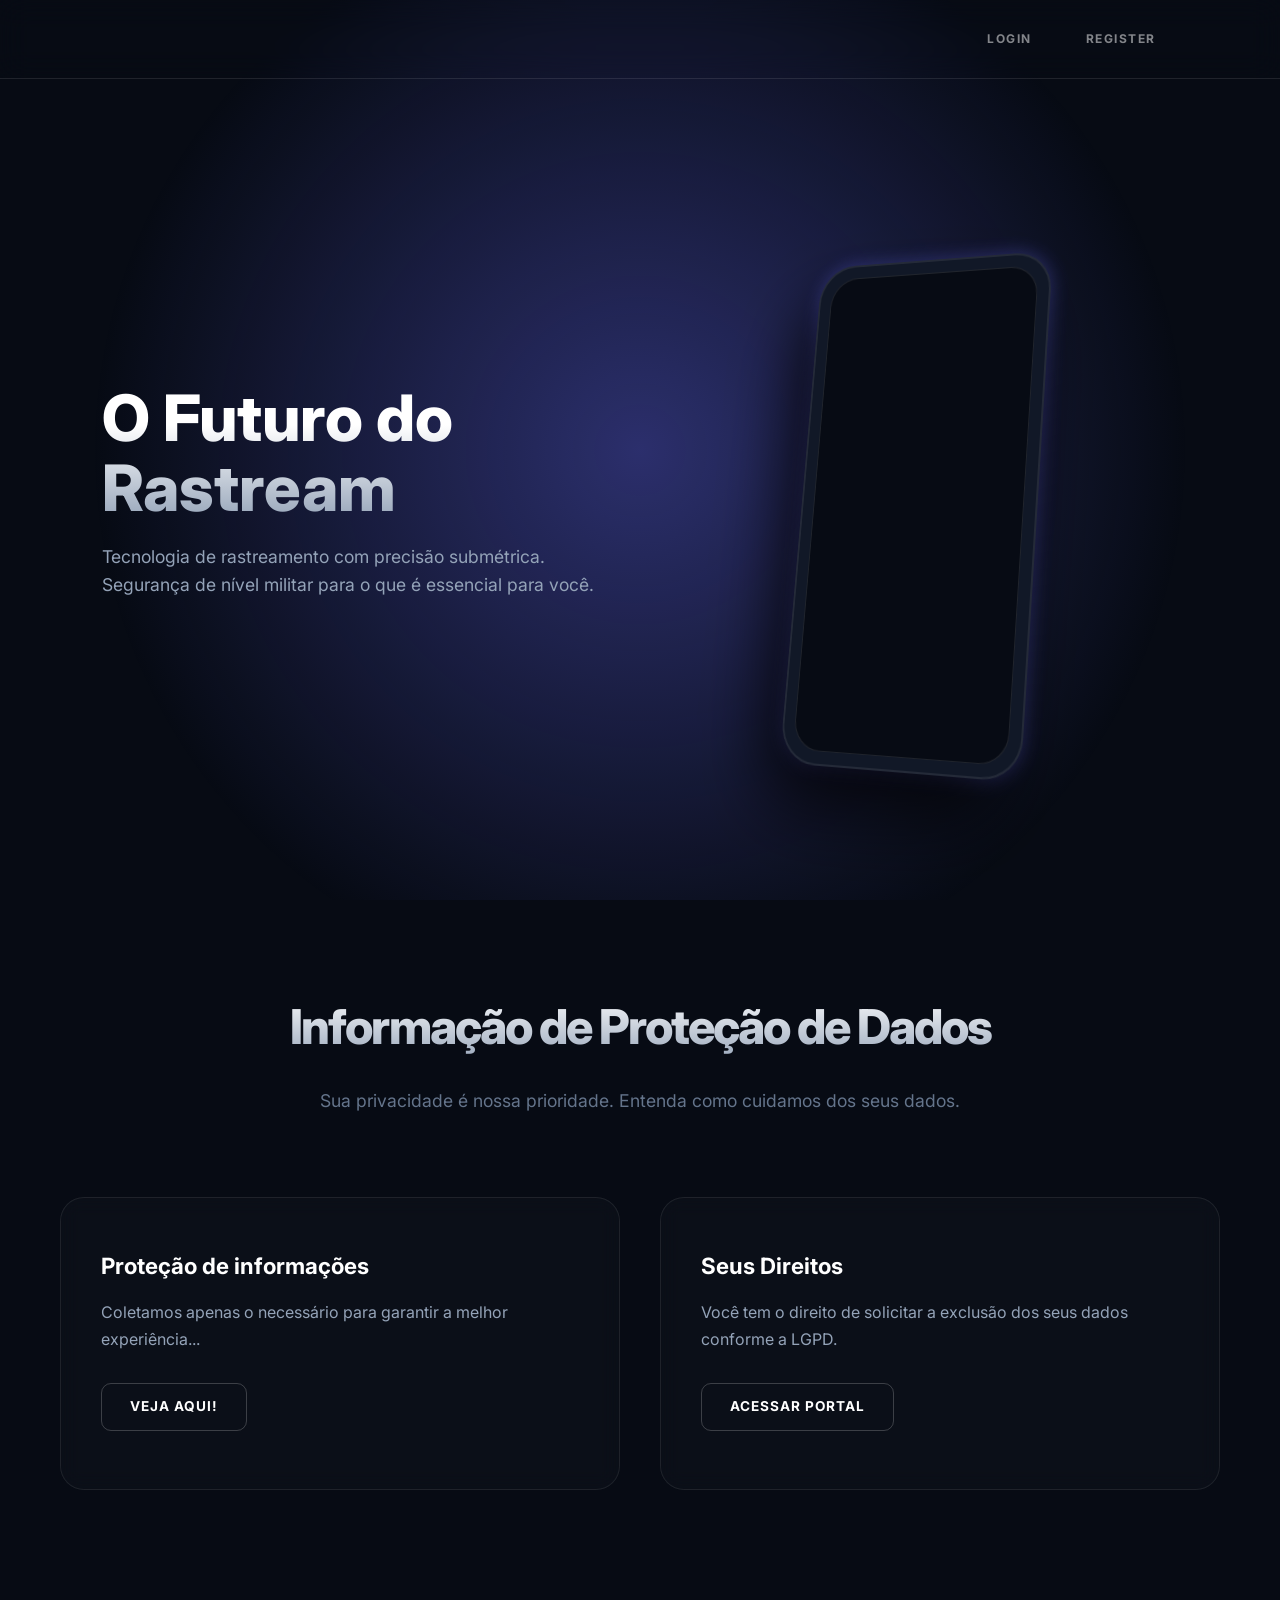
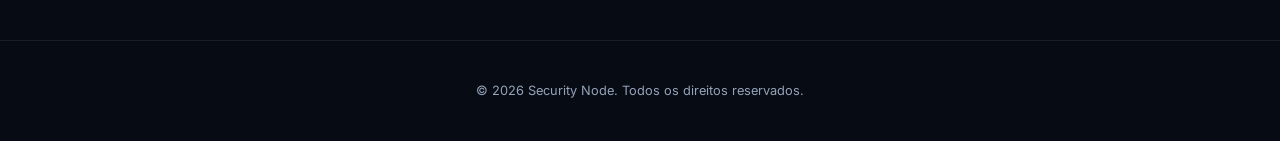
<file: html/index.html>
<!DOCTYPE html>
<html lang="pt-br">
<head>
    <meta charset="UTF-8">
    <meta name="viewport" content="width=device-width, initial-scale=1.0">
    <title>Home</title>
    <link href="https://fonts.googleapis.com/css2?family=Inter:wght@300;400;600;800&display=swap" rel="stylesheet">
    <link rel="stylesheet" href="/css/style.css">
</head>
<body>
    <div class="bg-glow" id="glow"></div>

    <header class="navbar">
        <div class="logo"></div>
        <nav>
    <a href="/html/login.html" class="nav-login">Login</a>
    <a href="/html/register.html" class="btn-signup-nav">Register</a>
        </nav>
        
</div>
    </header>


    <main>
        <section class="hero">
            <div class="hero-container">
                <div class="hero-content reveal">
                    <h1>O Futuro do <br><span id="typewriter"></span></h1>
                    <p>
                        Tecnologia de rastreamento com precisão submétrica. Segurança de nível militar para o que é essencial para você.
                    </p>
                </div>

                <div class="hero-visual reveal" style="transition-delay: 0.3s;">
                    <div class="phone-wrapper">
                        <div class="phone-case" id="phone">
                            <div class="phone-screen">
                                <div class="phone-ui">
                                    <div class="ui-header"></div>
                                    <div class="ui-chart">
                                        <div class="line"></div>
                                        <div class="line"></div>
                                        <div class="line"></div>
                                    </div>
                                </div>

                                <div class="location-pulse">
                                    <div class="pin"></div>
                                    <div class="ring"></div>
                                    <div class="ring"></div>
                                </div>
                            </div>
                        </div>
                    </div>
                </div>
            </div>
        </section>

        <section class="data-protection-container reveal">
            <div class="set-information">
                <h1>Informação de Proteção de Dados</h1>
                <p class="subtitle">Sua privacidade é nossa prioridade. Entenda como cuidamos dos seus dados.</p>
            </div>
        
            <div class="content-grid">
                <article>
                    <h3>Proteção de informações</h3>
                    <p>Coletamos apenas o necessário para garantir a melhor experiência...</p>
                    <a href="information.html" class="btn-primary">Veja aqui!</a>
                    </article>
                
                <article>
                    <h3>Seus Direitos</h3>
                    <p>Você tem o direito de solicitar a exclusão dos seus dados conforme a LGPD.</p>
                    <a href="portal.html" class="btn-primary">Acessar Portal</a>
                </article>
            </div>
        </section>
            
        </section>
    </main>

    <footer>
        <p>&copy; 2026 Security Node. Todos os direitos reservados.</p>
    </footer>

    <script>
        const glow = document.getElementById('glow');
        const phone = document.getElementById('phone');

        document.addEventListener('mousemove', (e) => {
            const { clientX, clientY } = e;
            const x = (clientX / window.innerWidth) * 100;
            const y = (clientY / window.innerHeight) * 100;
            
            glow.style.background = `radial-gradient(circle at ${x}% ${y}%, var(--primary-glow) 0%, transparent 70%)`;

            if(phone) {
                const centerX = window.innerWidth / 2;
                const centerY = window.innerHeight / 2;
                const rotateX = (clientY - centerY) / 30;
                const rotateY = (clientX - centerX) / -30;

                phone.style.transform = `rotateX(${rotateX}deg) rotateY(${-25 + rotateY}deg)`;
            }
        });


        const words = ["Rastreamento.", "Desenvolvimento.", "Monitoramento.", "Controle."];
        let wordIdx = 0, charIdx = 0, isDeleting = false;

        function type() {
            const current = words[wordIdx];
            const typewriterEl = document.getElementById('typewriter');
            
            if (isDeleting) {
                typewriterEl.textContent = current.substring(0, charIdx--);
            } else {
                typewriterEl.textContent = current.substring(0, charIdx++);
            }

            let typeSpeed = isDeleting ? 70 : 150;

            if (!isDeleting && charIdx === current.length + 1) {
                isDeleting = true;
                typeSpeed = 2000;
            } else if (isDeleting && charIdx === 0) {
                isDeleting = false;
                wordIdx = (wordIdx + 1) % words.length;
                typeSpeed = 500;
            }
            setTimeout(type, typeSpeed);
        }

        const observer = new IntersectionObserver((entries) => {
            entries.forEach(entry => {
                if (entry.isIntersecting) entry.target.classList.add('active');
            });
        }, { threshold: 0.1 });

        window.onload = () => {
            type();
            document.querySelectorAll('.reveal').forEach(el => observer.observe(el));
        };

        const otherTrigger = document.getElementById('other-trigger');
        const sidePanel = document.getElementById('side-panel');
        const closePanel = document.getElementById('close-panel');

        otherTrigger.addEventListener('click', (e) => {
            e.preventDefault();
            sidePanel.classList.add('active');
        });

        closePanel.addEventListener('click', () => {
            sidePanel.classList.remove('active');
        });

        document.addEventListener('mousedown', (e) => {
            if (!sidePanel.contains(e.target) && !otherTrigger.contains(e.target)) {
                sidePanel.classList.remove('active');
            }
        });
        
    </script>
</body>
</html>
</file>
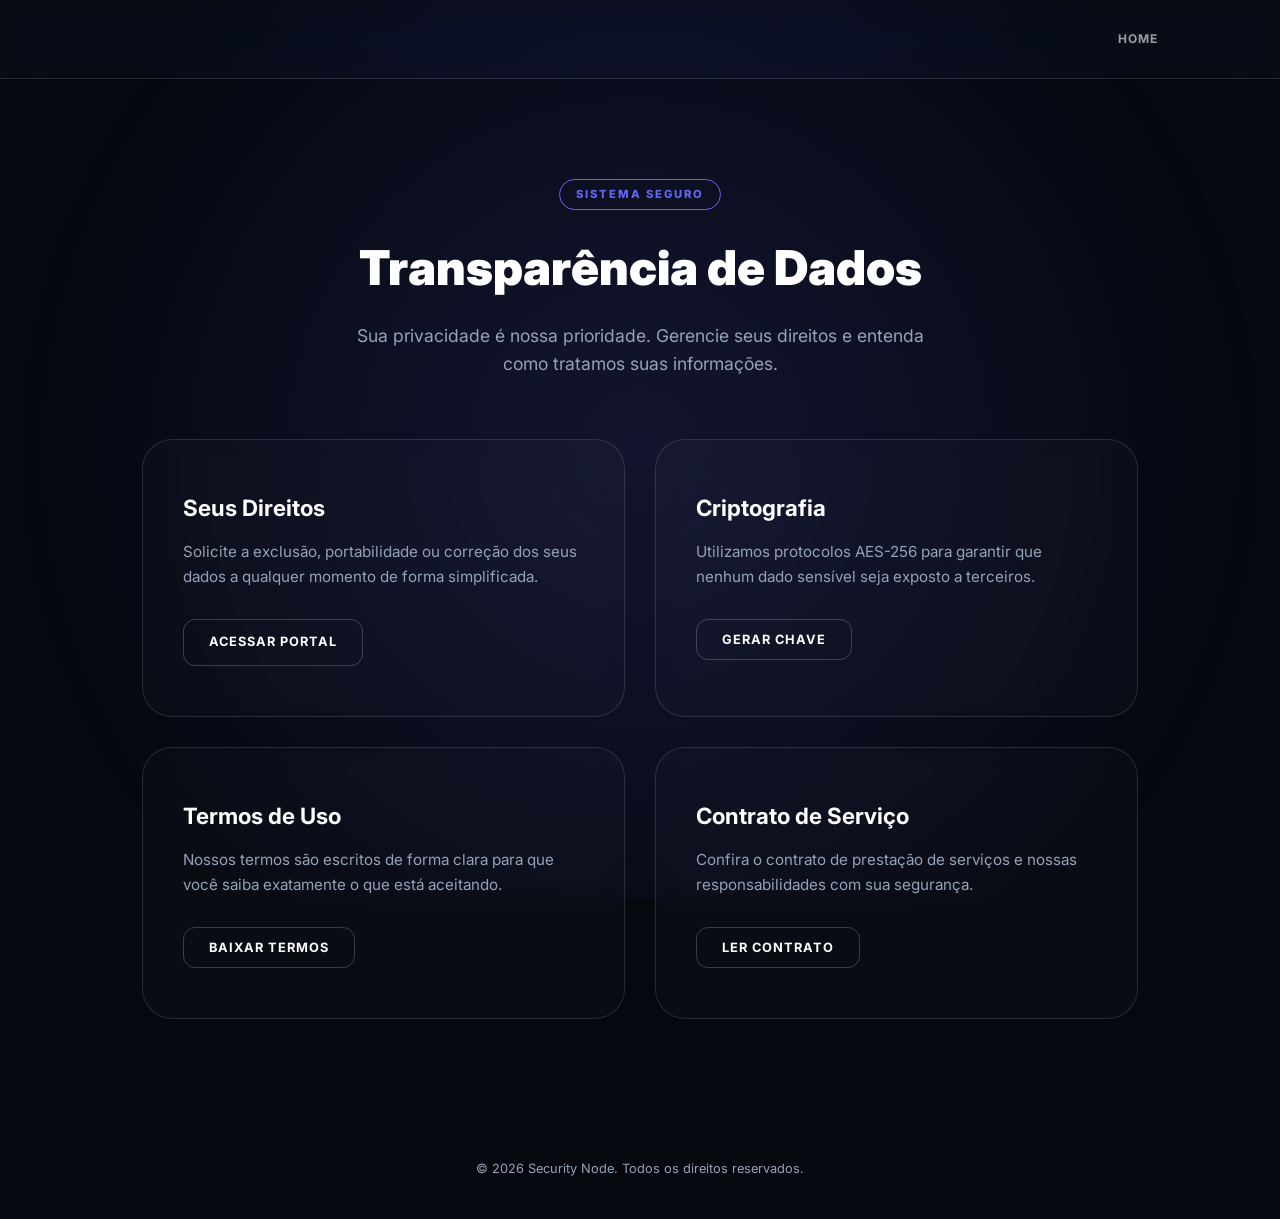
<file: html/information.html>
<!DOCTYPE html>
<html lang="pt-br">
<head>
    <meta charset="UTF-8">
    <meta name="viewport" content="width=device-width, initial-scale=1.0">
    <title>Portal Tech - Transparência</title>
    <link href="https://fonts.googleapis.com/css2?family=Inter:wght@400;600;700;900&display=swap" rel="stylesheet">
    <link rel="stylesheet" href="/css/information.css">
    
    <style>
        /* Apenas o CSS necessário para o Toast (notificação) funcionar */
        #toast-container {
            position: fixed;
            bottom: 30px;
            right: 30px;
            z-index: 9999;
            display: flex;
            flex-direction: column;
            gap: 10px;
        }

        .toast {
            background: rgba(255, 255, 255, 0.1);
            backdrop-filter: blur(15px);
            -webkit-backdrop-filter: blur(15px);
            color: #fff;
            padding: 16px 24px;
            border-radius: 12px;
            border: 1px solid rgba(255, 255, 255, 0.2);
            font-weight: 600;
            font-size: 0.9rem;
            box-shadow: 0 8px 32px rgba(0, 0, 0, 0.3);
            display: flex;
            align-items: center;
            gap: 12px;
            opacity: 0;
            animation: slideIn 0.4s cubic-bezier(0.23, 1, 0.32, 1) forwards;
        }

        @keyframes slideIn {
            from { transform: translateX(100%); opacity: 0; }
            to { transform: translateX(0); opacity: 1; }
        }
    </style>
</head>
<body>

    <div class="bg-glow"></div>
    <div id="toast-container"></div>

    <header class="navbar">
        <nav>
            <a href="/html/index.html">Home</a>
        </nav>
    </header>

    <main class="info-portal reveal">
        <div class="portal-header">
            <span class="badge">SISTEMA SEGURO</span>
            <h1>Transparência de Dados</h1>
            <p>Sua privacidade é nossa prioridade. Gerencie seus direitos e entenda como tratamos suas informações.</p>
        </div>

        <div class="info-grid">
            <article class="info-card">
                <h3>Seus Direitos</h3>
                <p>Solicite a exclusão, portabilidade ou correção dos seus dados a qualquer momento de forma simplificada.</p>
                <a href="portal.html" class="btn-primary">Acessar Portal</a>
            </article>

            <article class="info-card">
                <h3>Criptografia</h3>
                <p>Utilizamos protocolos AES-256 para garantir que nenhum dado sensível seja exposto a terceiros.</p>
                <button onclick="gerarChaveCripto()" class="btn-primary">Gerar Chave</button>
            </article>

            <article class="info-card">
                <h3>Termos de Uso</h3>
                <p>Nossos termos são escritos de forma clara para que você saiba exatamente o que está aceitando.</p>
                <button onclick="baixarTermos()" class="btn-primary">Baixar Termos</button>
            </article>

            <article class="info-card">
                <h3>Contrato de Serviço</h3>
                <p>Confira o contrato de prestação de serviços e nossas responsabilidades com sua segurança.</p>
                <button onclick="baixarContrato()" class="btn-primary">Ler Contrato</button>
            </article>
        </div>
    </main>

    <footer>
        <p>&copy; 2026 Security Node. Todos os direitos reservados.</p>
    </footer>
    
    <script>
        function showToast(message) {
            const container = document.getElementById('toast-container');
            const toast = document.createElement('div');
            toast.className = 'toast';
            toast.innerText = message;
            container.appendChild(toast);
            
            setTimeout(() => { 
                toast.style.opacity = '0'; 
                toast.style.transform = 'translateX(20px)';
                setTimeout(() => toast.remove(), 500); 
            }, 3000);
        }

        function gerarChaveCripto() {
            const randomKey = Array.from(window.crypto.getRandomValues(new Uint8Array(16)), b => b.toString(16).padStart(2, '0')).join('');
            alert("SUA CHAVE DE ACESSO GERADA:\n" + randomKey.toUpperCase());
            showToast("Chave AES-256 gerada!");
        }

        function baixarTermos() {
            const termos = "TERMOS DE USO -1. Dados criptografados.\n2. LGPD Compliance.";
            downloadFile(termos, "termos-techdata.txt");
            showToast("Termos baixados!");
        }

        function baixarContrato() {
            const contrato = "CONTRATO DE SERVIÇOS DIGITAIS\n\nCompromisso de segurança.";
            downloadFile(contrato, "contrato-servico.txt");
            showToast("Contrato baixado!");
        }

        function downloadFile(content, fileName) {
            const blob = new Blob([content], { type: 'text/plain' });
            const url = window.URL.createObjectURL(blob);
            const a = document.createElement('a');
            a.href = url;
            a.download = fileName;
            document.body.appendChild(a);
            a.click();
            document.body.removeChild(a);
            window.URL.revokeObjectURL(url);
        }
    </script>
</body>
</html>
</file>
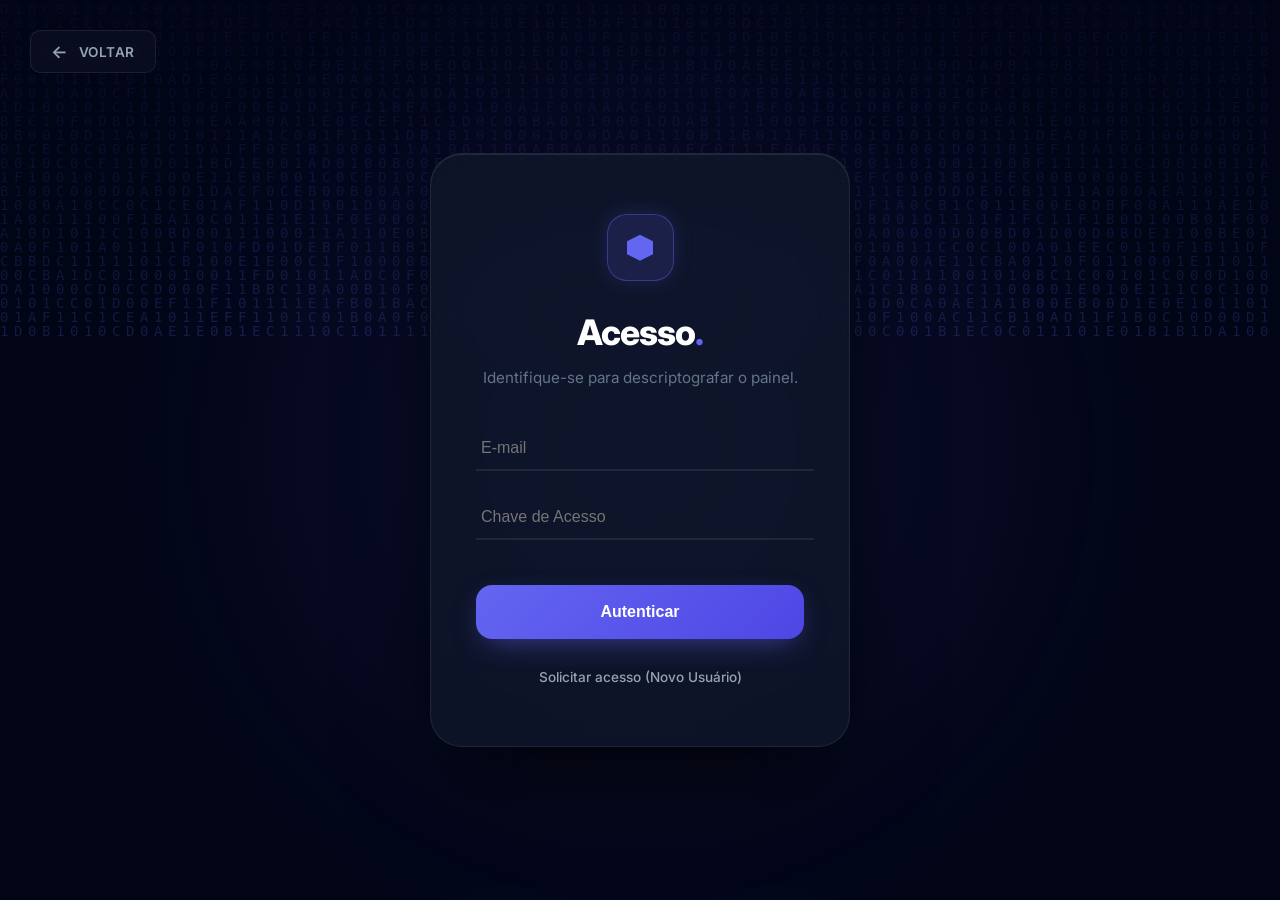
<file: html/login.html>
<!DOCTYPE html>
<html lang="pt-br">
<head>
    <meta charset="UTF-8">
    <meta name="viewport" content="width=device-width, initial-scale=1.0">
    <title>Login</title>
    <link href="https://fonts.googleapis.com/css2?family=Inter:wght@300;400;600;800&display=swap" rel="stylesheet">
    <link rel="stylesheet" href="/css/login.css">
</head>
<body>
    <a href="/html/index.html" class="btn-back">
        <span class="arrow">←</span> Voltar
    </a>
    <div class="bg-glow"></div>
    <canvas id="data-bg"></canvas>

    <div class="auth-container">
        <div class="auth-card">
            <div class="security-badge">
                <div class="shield-icon"></div>
            </div>
            
            <h2>Acesso<span>.</span></h2>
            <p>Identifique-se para descriptografar o painel.</p>
            
            <form onsubmit="handleLogin(event)">
                <div class="input-group">
                    <input type="email" id="email" placeholder="E-mail" required>
                    <div class="input-line"></div>
                </div>
                
                <div class="input-group">
                    <input type="password" id="password" placeholder="Chave de Acesso" required>
                    <div class="input-line"></div>
                </div>
                
                <button type="submit" class="btn-main">Autenticar</button>
            </form>
            
            <div class="auth-footer">
                <a href="cadastro.html" class="toggle-link">Solicitar acesso (Novo Usuário)</a>
            </div>
        </div>
    </div>

    <script>
        const canvas = document.getElementById('data-bg');
        const ctx = canvas.getContext('2d');
        canvas.width = window.innerWidth;
        canvas.height = window.innerHeight;
        const letters = "0101010101ABCDEF";
        const fontSize = 14;
        const columns = canvas.width / fontSize;
        const drops = Array(Math.floor(columns)).fill(1);

        function draw() {
            ctx.fillStyle = "rgba(2, 6, 23, 0.05)";
            ctx.fillRect(0, 0, canvas.width, canvas.height);
            ctx.fillStyle = "#6366f1";
            ctx.font = fontSize + "px monospace";
            for (let i = 0; i < drops.length; i++) {
                const text = letters[Math.floor(Math.random() * letters.length)];
                ctx.fillText(text, i * fontSize, drops[i] * fontSize);
                if (drops[i] * fontSize > canvas.height && Math.random() > 0.975) drops[i] = 0;
                drops[i]++;
            }
        }
        setInterval(draw, 50);

        function handleLogin(e) {
            e.preventDefault();
            const card = document.querySelector('.auth-card');
            card.style.transform = "scale(0.95)";
            card.style.opacity = "0.5";
            
            setTimeout(() => {
                alert('Acesso autorizado. Bem-vindo, Agente.');
                window.location.href = 'index.html';
            }, 800);
        }
    </script>
</body>
</html>
</file>
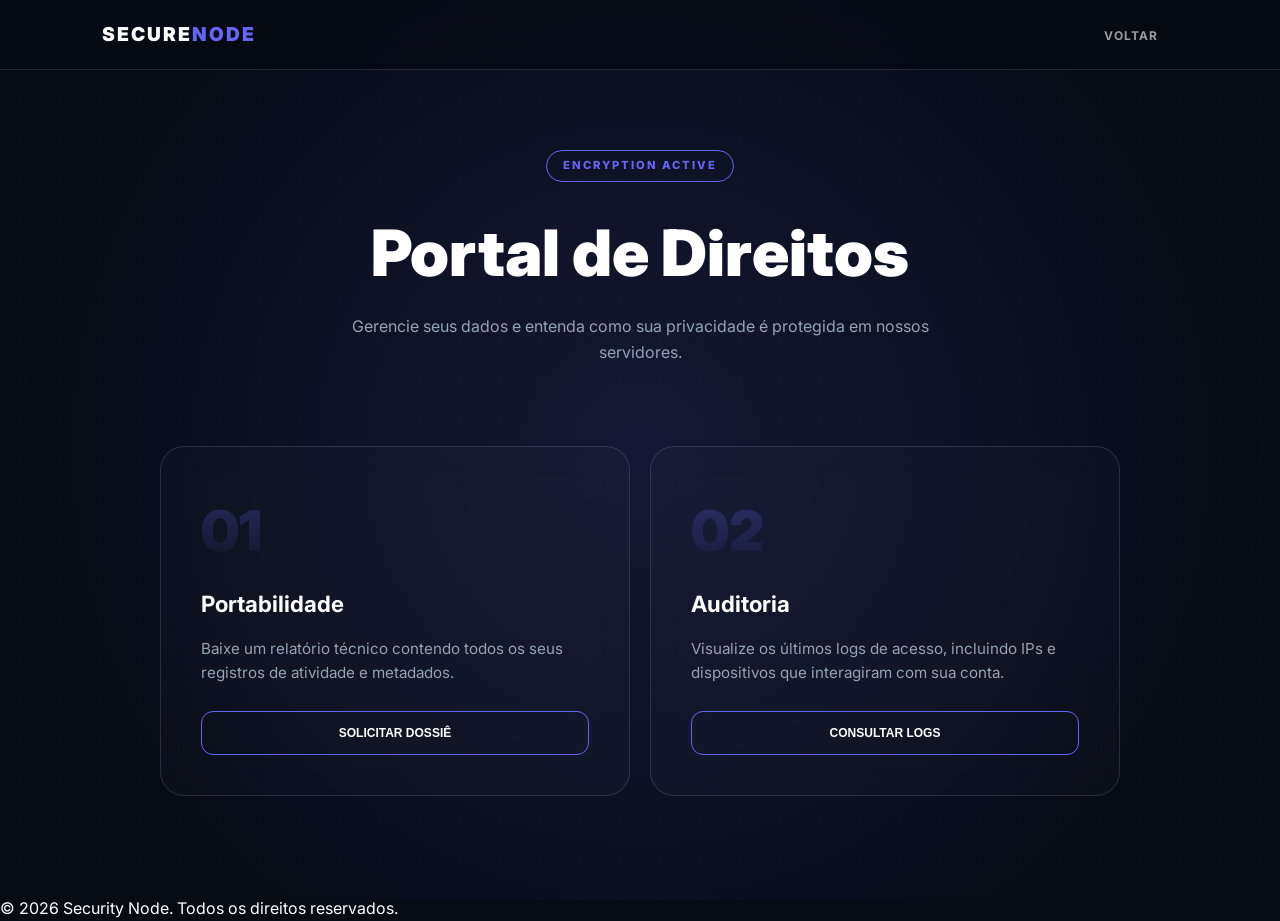
<file: html/portal.html>
<!DOCTYPE html>
<html lang="pt-br">
<head>
    <meta charset="UTF-8">
    <meta name="viewport" content="width=device-width, initial-scale=1.0">
    <title>Interface de Privacidade | Segurança de Dados</title>
    <link href="https://fonts.googleapis.com/css2?family=Inter:wght@400;600;700;900&display=swap" rel="stylesheet">
    <style>
        :root {
            --primary: #6366f1;
            --primary-glow: rgba(99, 102, 241, 0.4);
            --dark: #070b14;
            --glass-border: rgba(255, 255, 255, 0.12);
            --text-muted: #94a3b8;
        }

        * { margin: 0; padding: 0; box-sizing: border-box; }

        body { 
            font-family: 'Inter', sans-serif; 
            background-color: var(--dark); 
            color: #ffffff; 
            overflow-x: hidden;
            line-height: 1.6;
        }

        /* Fundo com Grade Técnica */
        .bg-glow {
            position: fixed; top: 0; left: 0; width: 100%; height: 100%;
            background: 
                radial-gradient(circle at 50% 50%, rgba(99, 102, 241, 0.15) 0%, transparent 80%),
                radial-gradient(rgba(255,255,255,0.03) 1px, transparent 1px);
            background-size: 100% 100%, 40px 40px;
            pointer-events: none; z-index: -1;
        }

        /* Navbar Glassmorphism */
        .navbar { 
            display: flex; justify-content: space-between; align-items: center;
            padding: 1.2rem 8%; position: sticky; top: 0; z-index: 1000;
            background: rgba(7, 11, 20, 0.7);
            backdrop-filter: blur(20px);
            border-bottom: 1px solid var(--glass-border);
        }

        .logo { font-size: 1.2rem; font-weight: 900; letter-spacing: 2px; text-transform: uppercase; }
        .logo span { color: var(--primary); }

        nav a {
            color: rgba(255, 255, 255, 0.6);
            text-decoration: none; font-size: 0.75rem; font-weight: 700;
            letter-spacing: 1px; padding: 10px 20px; text-transform: uppercase;
            transition: 0.4s; border-radius: 50px;
        }
        nav a:hover { color: #fff; background: rgba(255, 255, 255, 0.05); }

        /* Cabeçalho */
        .portal-header { text-align: center; padding: 80px 8% 40px; }
        .badge {
            display: inline-block; padding: 6px 16px; border: 1px solid var(--primary);
            color: var(--primary); border-radius: 50px; font-size: 0.7rem;
            font-weight: 800; margin-bottom: 20px; letter-spacing: 2px;
        }
        h1 { font-size: clamp(2.5rem, 6vw, 4rem); font-weight: 900; margin-bottom: 10px; }
        .portal-header p { color: var(--text-muted); max-width: 600px; margin: 0 auto; }

        /* Container de Direitos */
        .rights-section { max-width: 1000px; margin: 40px auto 100px; padding: 0 20px; }
        .rights-container { display: grid; grid-template-columns: repeat(auto-fit, minmax(300px, 1fr)); gap: 20px; }

        .right-item {
            background: rgba(255, 255, 255, 0.02);
            border: 1px solid var(--glass-border);
            backdrop-filter: blur(15px);
            padding: 40px; border-radius: 24px;
            transition: all 0.4s cubic-bezier(0.23, 1, 0.32, 1);
            position: relative; overflow: hidden;
        }

        .right-item:hover {
            border-color: var(--primary);
            background: rgba(99, 102, 241, 0.05);
            transform: translateY(-10px);
        }

        .right-number {
            font-size: 3.5rem; font-weight: 900;
            background: linear-gradient(180deg, var(--primary) 0%, transparent 100%);
            -webkit-background-clip: text; -webkit-text-fill-color: transparent;
            opacity: 0.3; margin-bottom: 10px;
        }

        .right-content h3 { font-size: 1.4rem; margin-bottom: 15px; }
        .right-content p { color: var(--text-muted); font-size: 0.95rem; margin-bottom: 25px; }

        /* Botões */
        .btn-primary {
            width: 100%; background: transparent; border: 1px solid var(--primary);
            color: #fff; padding: 14px; border-radius: 12px; font-weight: 700;
            cursor: pointer; transition: 0.3s; text-transform: uppercase; font-size: 0.75rem;
        }
        .btn-primary:hover {
            background: var(--primary);
            box-shadow: 0 0 20px var(--primary-glow);
        }

        /* Notificações (Toast) */
        #toast {
            position: fixed; bottom: 30px; left: 50%; transform: translateX(-50%) translateY(100px);
            background: #fff; color: #000; padding: 12px 30px; border-radius: 50px;
            font-weight: 700; font-size: 0.85rem; opacity: 0; transition: 0.4s; z-index: 2000;
        }
        #toast.show { transform: translateX(-50%) translateY(0); opacity: 1; }

        .reveal { animation: fadeIn 1.2s ease forwards; }
        @keyframes fadeIn { from { opacity: 0; transform: translateY(30px); } to { opacity: 1; transform: translateY(0); } }
    </style>
</head>
<body>

    <div class="bg-glow"></div>
    <div id="toast">Operação realizada com sucesso.</div>

    <header class="navbar">
        <div class="logo">SECURE<span>NODE</span></div>
        <nav><a href="index.html">Voltar</a></nav>
    </header>

    <main class="reveal">
        <section class="portal-header">
            <span class="badge">ENCRYPTION ACTIVE</span>
            <h1>Portal de Direitos</h1>
            <p>Gerencie seus dados e entenda como sua privacidade é protegida em nossos servidores.</p>
        </section>

        <section class="rights-section">
            <div class="rights-container">
                
                <article class="right-item">
                    <div class="right-number">01</div>
                    <div class="right-content">
                        <h3>Portabilidade</h3>
                        <p>Baixe um relatório técnico contendo todos os seus registros de atividade e metadados.</p>
                        <button class="btn-primary" onclick="executarDownload()">Solicitar Dossiê</button>
                    </div>
                </article>

                <article class="right-item">
                    <div class="right-number">02</div>
                    <div class="right-content">
                        <h3>Auditoria</h3>
                        <p>Visualize os últimos logs de acesso, incluindo IPs e dispositivos que interagiram com sua conta.</p>
                        <button class="btn-primary" onclick="mostrarLogs()">Consultar Logs</button>
                    </div>
                </article>

            </div>
        </section>
    </main>

    <footer>
        <p>&copy; 2026 Security Node. Todos os direitos reservados.</p>
    </footer>

    <script>
        async function executarDownload() {
            const btn = event.target;
            btn.innerText = "PROCESSANDO...";
            
            // Simulação de tempo de compilação
            await new Promise(r => setTimeout(r, 1500));

            const data = `
--------------------------------------------------
RELATÓRIO TÉCNICO DE PRIVACIDADE
--------------------------------------------------
ID: ${Math.random().toString(36).substr(2, 9).toUpperCase()}
DATA: ${new Date().toLocaleString()}
STATUS: CRIPTOGRAFADO (AES-256)
--------------------------------------------------
Logs de Acesso: Verificados
Finalidade: Transparência LGPD
--------------------------------------------------`.trim();

            const blob = new Blob([data], { type: 'text/plain' });
            const url = URL.createObjectURL(blob);
            const a = document.createElement('a');
            a.href = url;
            a.download = "relatorio-privacidade.txt";
            a.click();
            
            btn.innerText = "SOLICITAR DOSSIÊ";
            showToast("Relatório gerado com sucesso.");
        }

        function mostrarLogs() {
            alert("LOGS DE ACESSO (24h):\n- IP: 187.45.12.XXX (Sessão Ativa)\n- Device: Browser/Desktop\n- Protocolo: HTTPS/TLS 1.3");
            showToast("Logs de auditoria consultados.");
        }

        function revogarDados() {
            if(confirm("Deseja revogar o consentimento de processamento?")) {
                showToast("Solicitação de revogação enviada.");
            }
        }

        function showToast(msg) {
            const toast = document.getElementById('toast');
            toast.innerText = msg;
            toast.classList.add('show');
            setTimeout(() => toast.classList.remove('show'), 3000);
        }
    </script>
</body>
</html>
</file>
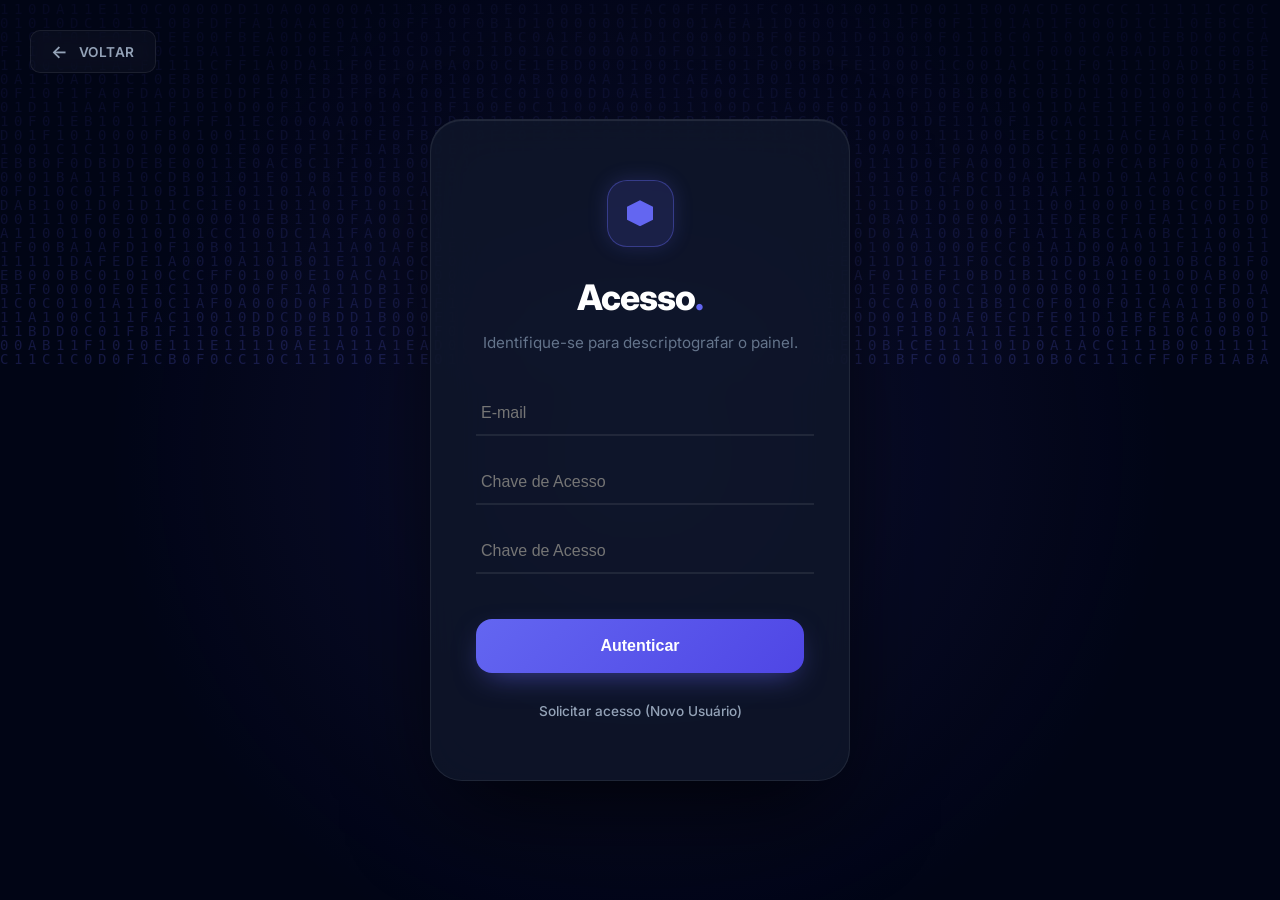
<file: html/register.html>
<!DOCTYPE html>
<html lang="pt-br">
<head>
    <meta charset="UTF-8">
    <meta name="viewport" content="width=device-width, initial-scale=1.0">
    <title>Register</title>
    <link href="https://fonts.googleapis.com/css2?family=Inter:wght@300;400;600;800&display=swap" rel="stylesheet">
    <link rel="stylesheet" href="/css/register.css">
</head>
<body>
     <a href="/html/index.html" class="btn-back">
        <span class="arrow">←</span> Voltar
    </a>

    <div class="bg-glow"></div>
    <canvas id="data-bg"></canvas>

    <div class="auth-container">
        <div class="auth-card">
            <div class="security-badge">
                <div class="shield-icon"></div>
            </div>
            
            <h2>Acesso<span>.</span></h2>
            <p>Identifique-se para descriptografar o painel.</p>
            
            <form onsubmit="handleLogin(event)">
                <div class="input-group">
                    <input type="nome" id="name" placeholder="E-mail" required>
                    <div class="input-line"></div>
                </div>
                
                <div class="input-group">
                    <input type="email" id="email" placeholder="Chave de Acesso" required>
                    <div class="input-line"></div>
                </div>
                
                <div class="input-group">
                    <input type="senha" id="password" placeholder="Chave de Acesso" required>
                    <div class="input-line"></div>
                </div>
                
                <button type="submit" class="btn-main">Autenticar</button>
            </form>
            
            <div class="auth-footer">
                <a href="cadastro.html" class="toggle-link">Solicitar acesso (Novo Usuário)</a>
            </div>
        </div>
    </div>

    

    <script>
        // Cadastro
        const canvas = document.getElementById('data-bg');
        const ctx = canvas.getContext('2d');
        canvas.width = window.innerWidth;
        canvas.height = window.innerHeight;
        const letters = "0101010101ABCDEF";
        const fontSize = 14;
        const columns = canvas.width / fontSize;
        const drops = Array(Math.floor(columns)).fill(1);

        function draw() {
            ctx.fillStyle = "rgba(2, 6, 23, 0.05)";
            ctx.fillRect(0, 0, canvas.width, canvas.height);
            ctx.fillStyle = "#6366f1";
            ctx.font = fontSize + "px monospace";
            for (let i = 0; i < drops.length; i++) {
                const text = letters[Math.floor(Math.random() * letters.length)];
                ctx.fillText(text, i * fontSize, drops[i] * fontSize);
                if (drops[i] * fontSize > canvas.height && Math.random() > 0.975) drops[i] = 0;
                drops[i]++;
            }
        }
        setInterval(draw, 50);

        // Lógica de Login Simulada
        function handleLogin(e) {
            e.preventDefault();
            const card = document.querySelector('.auth-card');
            card.style.transform = "scale(0.95)";
            card.style.opacity = "0.5";
            
            setTimeout(() => {
                alert('Acesso autorizado. Bem-vindo, Agente.');
                window.location.href = 'index.html';
            }, 800);
        }
    </script>
</body>
</html>
</file>
<file: css/style.css>
:root {
    --primary: #6366f1;
    --primary-glow: rgba(99, 102, 241, 0.4);
    --dark: #070b14;
    --card-bg: rgba(255, 255, 255, 0.03);
    --border: rgba(255, 255, 255, 0.08);
    --text-muted: #94a3b8;
}

* { margin: 0; padding: 0; box-sizing: border-box; scroll-behavior: smooth; }

body { 
    font-family: 'Inter', sans-serif; 
    background-color: var(--dark); 
    color: #ffffff; 
    overflow-x: hidden;
    line-height: 1.6;
}

.bg-glow {
    position: fixed; top: 0; left: 0; width: 100%; height: 100%;
    background: radial-gradient(circle at center, var(--primary-glow) 0%, transparent 70%);
    pointer-events: none; z-index: -1;
    transition: background 0.2s ease;
}

:root {
    --primary: #6366f1;
    --dark: #070b14; /* A cor do seu fundo */
    --glass-border: rgba(255, 255, 255, 0.1);
}

/* Navbar integrada ao fundo */
.navbar { 
    display: flex; 
    justify-content: space-between; 
    align-items: center;
    padding: 1.2rem 8%; 
    position: sticky; 
    top: 0; 
    z-index: 1000;
    /* Removemos a cor e deixamos apenas o blur passar */
    background: transparent; 
    backdrop-filter: blur(15px);
    border-bottom: 1px solid var(--glass-border);
}

nav { 
    display: flex; 
    align-items: center; 
    gap: 10px;
    margin-left: auto; 
}

/* Links "Invisíveis" que surgem com luz */
nav a {
    position: relative;
    color: rgba(255, 255, 255, 0.5); /* Texto discreto */
    text-decoration: none;
    font-size: 0.75rem;
    font-weight: 700;
    letter-spacing: 1.5px;
    padding: 10px 22px;
    text-transform: uppercase;
    transition: all 0.4s ease;
    border-radius: 8px;
    background: transparent; /* Cor igual ao fundo */
}

/* Hover: Apenas luz e texto branco */
nav a:hover {
    color: #ffffff;
    background: rgba(255, 255, 255, 0.05); /* Brilho quase imperceptível */
    box-shadow: inset 0 0 0 1px rgba(255, 255, 255, 0.2); /* Borda interna fina */
}

/* Outros/Other: Destaque sutil com borda branca */
#other-trigger {
    color: #ffffff;
    border: 1px solid rgba(255, 255, 255, 0.2);
}

#other-trigger:hover {
    background: #ffffff;
    color: var(--dark); /* Inverte para preto para ler melhor no branco */
    box-shadow: 0 0 20px rgba(255, 255, 255, 0.3);
}

/* Indicador de linha inferior sumindo para um visual mais limpo */
nav a::after {
    content: '';
    position: absolute;
    bottom: 0;
    left: 50%;
    width: 0;
    height: 2px;
    background: #ffffff;
    transition: all 0.3s ease;
    transform: translateX(-50%);
    box-shadow: 0 0 10px #ffffff;
}

nav a:hover::after {
    width: 40%;
}

/* --- HERO SECTION --- */
.hero {
    min-height: 90vh; display: flex; align-items: center; 
    justify-content: center; padding: 100px 8% 50px; overflow: visible;
}
.hero-container {
    display: flex; align-items: center; justify-content: space-between;
    width: 100%; max-width: 1200px; gap: 50px;
}
.hero-text { flex: 1; text-align: left; }
.hero h1 { 
    font-size: clamp(2.5rem, 5vw, 4.5rem); font-weight: 800; 
    line-height: 1.1; margin-bottom: 20px;
    background: linear-gradient(to bottom, #fff 30%, var(--text-muted));
    -webkit-background-clip: text; -webkit-text-fill-color: transparent;
}
.hero p { color: var(--text-muted); max-width: 500px; font-size: 1.1rem; margin-bottom: 35px; }

/* --- CELULAR 3D --- */
.hero-visual { flex: 1; display: flex; justify-content: center; perspective: 1500px; }
.phone-wrapper { 
    width: 260px; height: 520px; position: relative; 
    transform-style: preserve-3d; transition: transform 0.1s ease;
}
.phone-case {
    width: 100%; height: 100%; background: #111827; border-radius: 40px;
    padding: 12px; border: 2px solid var(--border);
    box-shadow: -20px 40px 80px rgba(0,0,0,0.8), 0 0 20px var(--primary-glow);
    transform: rotateY(-25deg) rotateX(10deg);
    transform-style: preserve-3d; animation: float 6s ease-in-out infinite;
}
.phone-screen {
    width: 100%; height: 100%; background: #070b14; border-radius: 30px;
    overflow: hidden; border: 1px solid rgba(255,255,255,0.1); position: relative;
}

/* --- LOCALIZAÇÃO --- */
.location-pulse {
    position: absolute; top: 50%; left: 50%; transform: translate(-50%, -50%);
    pointer-events: none; opacity: 0; transition: 0.4s;
}
.phone-wrapper:hover .location-pulse { opacity: 1; }
.pin { width: 12px; height: 12px; background: var(--primary); border-radius: 50%; box-shadow: 0 0 15px var(--primary); position: relative; z-index: 5; }
.ring { 
    position: absolute; top: 50%; left: 50%; transform: translate(-50%, -50%);
    width: 10px; height: 10px; border: 2px solid var(--primary); border-radius: 50%;
    animation: radar 2s infinite; 
}
.ring:nth-child(3) { animation-delay: 1s; }

/* --- BOTÕES --- */
.btn-primary {
    background: var(--primary); color: white; border: none; 
    padding: 16px 35px; border-radius: 12px; cursor: pointer; 
    font-weight: 600; font-size: 1rem; transition: 0.3s;
    box-shadow: 0 10px 20px rgba(99, 102, 241, 0.2);
}
.btn-primary:hover { transform: scale(1.05); box-shadow: 0 15px 30px rgba(99, 102, 241, 0.4); }

/* --- ANIMATIONS --- */
@keyframes float { 0%, 100% { transform: rotateY(-25deg) rotateX(10deg) translateY(0); } 50% { transform: rotateY(-20deg) rotateX(15deg) translateY(-20px); } }
@keyframes radar { 0% { width: 10px; height: 10px; opacity: 1; } 100% { width: 250px; height: 250px; opacity: 0; } }
@keyframes pulse-height { 0%, 100% { height: 30%; } 50% { height: 80%; } }

.reveal { opacity: 0; transform: translateY(30px); transition: all 0.8s ease-out; }
.reveal.active { opacity: 1; transform: translateY(0); }

footer { padding: 40px; text-align: center; border-top: 1px solid var(--border); color: var(--text-muted); font-size: 0.8rem; margin-top: 50px; }

@media (max-width: 900px) {
    .hero-container { flex-direction: column; text-align: center; }
    .hero-text { order: 1; }
    .hero-visual { order: 2; }
    .phone-wrapper { width: 200px; height: 400px; }
}


@keyframes glitch-skew {
    0% { transform: skew(0deg); }
    20% { transform: skew(-10deg) translate(-2px, 1px); }
    40% { transform: skew(10deg) translate(2px, -1px); }
    60% { transform: skew(-5deg) translate(-1px, -1px); }
    80% { transform: skew(5deg) translate(1px, 1px); }
    100% { transform: skew(0deg); }
}


.side-panel {
    position: fixed;
    top: 0;
    right: -350px;
    width: 350px;
    height: 100vh;
    background: rgba(7, 11, 20, 0.9);
    backdrop-filter: blur(15px);
    border-left: 1px solid var(--primary);
    z-index: 1001;
    transition: right 0.5s cubic-bezier(0.77, 0, 0.175, 1);
    padding: 30px;
}

.side-panel.active {
    right: 0;
    box-shadow: -10px 0 30px rgba(0, 0, 0, 0.5);
}

.panel-header {
    display: flex;
    justify-content: space-between;
    align-items: center;
    margin-bottom: 40px;
    color: var(--primary);
    font-size: 0.7rem;
    letter-spacing: 2px;
}

#close-panel {
    background: none;
    border: none;
    color: white;
    font-size: 2rem;
    cursor: pointer;
}

.module-card {
    background: rgba(255, 255, 255, 0.05);
    padding: 15px;
    border-radius: 8px;
    margin-bottom: 15px;
    border: 1px solid rgba(99, 102, 241, 0.2);
}

.module-card h3 { font-size: 0.9rem; margin-bottom: 5px; }
.module-card p { font-size: 0.75rem; color: #94a3b8; }

.extra-links { list-style: none; margin-top: 30px; }
.extra-links li { margin-bottom: 15px; }
.extra-links a { 
    text-decoration: none; 
    color: white; 
    font-size: 0.85rem; 
    transition: 0.3s;
}
.extra-links a:hover { color: var(--primary); padding-left: 5px; }

.side-panel {
    position: fixed;
    top: 0;
    right: -350px;
    width: 350px;
    height: 100vh;
    background: #070b14;
    border-left: 1px solid var(--border);
    z-index: 1001;
    transition: right 0.4s ease;
    padding: 20px;
}

.side-panel.active {
    right: 0;
}

.panel-header {
    display: flex;
    justify-content: space-between;
    align-items: center;
    margin-bottom: 20px;
}

#close-panel {
    background: none;
    border: none;
    color: white;
    font-size: 1.5rem;
    cursor: pointer;
}


.side-panel {
    position: fixed;
    top: 0;
    right: -350px;
    width: 350px;
    height: 100vh;
    background: #070b14;
    border-left: 1px solid rgba(255, 255, 255, 0.1);
    z-index: 2000;
    transition: right 0.4s cubic-bezier(0.77, 0, 0.175, 1);
    padding: 30px;
    color: white;
}


.side-panel.active {
    right: 0;
}

.panel-header {
    display: flex;
    justify-content: space-between;
    align-items: center;
    border-bottom: 1px solid rgba(255, 255, 255, 0.1);
    padding-bottom: 15px;
    margin-bottom: 20px;
}

#close-panel {
    background: none;
    border: none;
    color: white;
    font-size: 1.5rem;
    cursor: pointer;
}

#other-trigger {
    cursor: pointer;
    color: #94a3b8;
    font-weight: 700;
}

/* Container Principal */
.data-protection-container {
    padding: 100px 20px;
    max-width: 1200px;
    margin: 0 auto;
    text-align: center;
    perspective: 1000px; /* Prepara o ambiente para efeitos 3D */
}

/* Bloco de Texto Superior */
.set-information {
    margin-bottom: 80px;
}

.set-information h1 {
    font-size: clamp(2rem, 5vw, 3rem); /* Responsividade fluida */
    font-weight: 800;
    background: linear-gradient(180deg, #fff 0%, #94a3b8 100%);
    -webkit-background-clip: text;
    -webkit-text-fill-color: transparent;
    margin-bottom: 20px;
    letter-spacing: -2px;
}

.set-information .subtitle {
    font-size: 1.1rem;
    color: #64748b;
    max-width: 650px;
    margin: 0 auto;
    line-height: 1.8;
}

/* Grid de Conteúdo */
.content-grid {
    display: grid;
    grid-template-columns: repeat(auto-fit, minmax(320px, 1fr));
    gap: 40px;
}

/* Cards Estilo Cyberpunk/Glass */
.content-grid article {
    position: relative;
    background: rgba(255, 255, 255, 0.02);
    backdrop-filter: blur(10px);
    border: 1px solid rgba(255, 255, 255, 0.08);
    padding: 50px 40px;
    border-radius: 24px;
    text-align: left;
    overflow: hidden;
    transition: all 0.5s cubic-bezier(0.23, 1, 0.32, 1);
}

/* Efeito de luz interna no topo do card */
.content-grid article::before {
    content: "";
    position: absolute;
    top: 0;
    left: 0;
    width: 100%;
    height: 100%;
    background: radial-gradient(circle at top left, rgba(var(--primary-rgb), 0.15), transparent 70%);
    opacity: 0;
    transition: opacity 0.5s ease;
}

.content-grid article:hover {
    transform: translateY(-15px) rotateX(5deg);
    border-color: var(--primary);
    box-shadow: 0 25px 50px -12px rgba(0, 0, 0, 0.5);
}

.content-grid article:hover::before {
    opacity: 1;
}

.content-grid h3 {
    font-size: 1.4rem;
    color: #fff;
    margin-bottom: 15px;
    display: flex;
    align-items: center;
    gap: 10px;
}

.content-grid p {
    color: #94a3b8;
    font-size: 1rem;
    line-height: 1.7;
    margin-bottom: 30px;
}

/* Botão Modernizado */
.btn-primary {
    position: relative;
    background: var(--primary);
    color: #fff;
    border: none;
    padding: 14px 28px;
    border-radius: 10px;
    font-weight: 700;
    letter-spacing: 0.5px;
    cursor: pointer;
    overflow: hidden;
    transition: all 0.3s ease;
    box-shadow: 0 4px 15px rgba(var(--primary-rgb), 0.3);
}

.btn-primary:hover {
    transform: scale(1.05);
    filter: brightness(1.1);
    box-shadow: 0 8px 25px var(--primary-glow);
}

/* Animação de brilho rápido ao passar o mouse */
.btn-primary::after {
    content: "";
    position: absolute;
    top: -50%;
    left: -60%;
    width: 20%;
    height: 200%;
    background: rgba(255, 255, 255, 0.2);
    transform: rotate(30deg);
    transition: all 0.5s ease;
}

.btn-primary:hover::after {
    left: 120%;
}
.btn-primary {
    display: inline-block;
    text-decoration: none;
    background: transparent; /* Cor igual ao fundo */
    color: #ffffff;
    padding: 12px 28px;
    border-radius: 10px;
    font-weight: 700;
    font-size: 0.85rem;
    letter-spacing: 1px;
    text-transform: uppercase;
    border: 1px solid rgba(255, 255, 255, 0.2); /* Borda de cristal */
    transition: all 0.4s cubic-bezier(0.23, 1, 0.32, 1);
    cursor: pointer;
    position: relative;
    overflow: hidden;
}

.btn-primary:hover {
    background: #ffffff; /* Preenchimento branco total no hover */
    color: #070b14; /* Texto cor do fundo para contraste */
    box-shadow: 0 0 25px rgba(255, 255, 255, 0.4);
    transform: translateY(-3px);
}

/* Efeito de brilho passando pelo botão */
.btn-primary::before {
    content: '';
    position: absolute;
    top: 0;
    left: -100%;
    width: 50%;
    height: 100%;
    background: linear-gradient(
        90deg,
        transparent,
        rgba(255, 255, 255, 0.2),
        transparent
    );
    transition: 0.5s;
}

.btn-primary:hover::before {
    left: 150%;
}
</file>
<file: css/information.css>
:root {
    --primary: #6366f1;
    --dark: #05080f;
    --glass-border: rgba(255, 255, 255, 0.12);
    --text-muted: #94a3b8;
    }

    * { margin: 0; padding: 0; box-sizing: border-box; }

    body { 
    font-family: 'Inter', sans-serif; 
    background-color: var(--dark); 
    color: #ffffff; 
    overflow-x: hidden;
    line-height: 1.6;
    }

    /* Fundo com Brilho Dinâmico */
    .bg-glow {
    position: fixed; top: 0; left: 0; width: 100%; height: 100%;
    background: radial-gradient(circle at 50% 50%, rgba(99, 102, 241, 0.15) 0%, transparent 80%);
    pointer-events: none; z-index: -1;
    }

    /* --- NAVBAR --- */
    .navbar { 
    display: flex; justify-content: space-between; align-items: center;
    padding: 1.2rem 8%; position: sticky; top: 0; z-index: 1000;
    background: rgba(255, 255, 255, 0.02);
    backdrop-filter: blur(20px) saturate(160%);
    border-bottom: 1px solid var(--glass-border);
    }

    .logo { font-size: 1.5rem; font-weight: 900; letter-spacing: -1.5px; }
    .logo span { color: var(--primary); }

    nav { display: flex; align-items: center; gap: 10px; margin-left: auto; }

    nav a {
    color: rgba(255, 255, 255, 0.6);
    text-decoration: none;
    font-size: 0.75rem;
    font-weight: 700;
    letter-spacing: 1px;
    padding: 10px 20px;
    text-transform: uppercase;
    transition: all 0.4s ease;
    border-radius: 50px;
    }

    nav a:hover {
    color: #fff;
    background: rgba(255, 255, 255, 0.05);
    }

    #other-trigger {
    background: rgba(255, 255, 255, 0.1);
    border: 1px solid var(--glass-border);
    color: #fff;
    }

    #other-trigger:hover {
    background: #fff;
    color: var(--dark);
    }

    /* --- INFO PORTAL SECTION --- */
    .info-portal {
    max-width: 1200px;
    margin: 100px auto;
    padding: 0 8%;
    text-align: center;
    }

    .portal-header { margin-bottom: 60px; }
    .badge {
    display: inline-block;
    padding: 6px 16px;
    border: 1px solid var(--primary);
    color: var(--primary);
    border-radius: 50px;
    font-size: 0.7rem;
    font-weight: 800;
    margin-bottom: 20px;
    letter-spacing: 2px;
    }

    .portal-header h1 { font-size: 3rem; margin-bottom: 15px; font-weight: 900; }
    .portal-header p { color: var(--text-muted); font-size: 1.1rem; max-width: 600px; margin: 0 auto; }

    .info-grid {
    display: grid;
    grid-template-columns: repeat(auto-fit, minmax(320px, 1fr));
    gap: 30px;
    margin-top: 50px;
    }

    .info-card {
    background: rgba(255, 255, 255, 0.02);
    border: 1px solid var(--glass-border);
    backdrop-filter: blur(10px);
    padding: 50px 40px;
    border-radius: 30px;
    text-align: left;
    transition: all 0.5s cubic-bezier(0.23, 1, 0.32, 1);
    }

    .info-card:hover {
    border-color: rgba(255, 255, 255, 0.5);
    transform: translateY(-10px);
    background: rgba(255, 255, 255, 0.05);
    }

    .info-card h3 { font-size: 1.4rem; margin-bottom: 15px; color: #fff; }
    .info-card p { color: var(--text-muted); margin-bottom: 30px; font-size: 0.95rem; }

    /* --- BUTTONS --- */
    /* --- BUTTONS --- */
.btn-primary {
    display: inline-block;
    text-decoration: none;
    padding: 12px 25px;
    border-radius: 12px;
    font-weight: 700;
    font-size: 0.8rem;
    text-transform: uppercase;
    letter-spacing: 1px;
    
    /* Reset de estilos de botão nativos */
    background: transparent; 
    cursor: pointer;
    outline: none;
    width: auto; /* Garante que não estique se não quiser */
    font-family: 'Inter', sans-serif; /* Garante a fonte correta no botão */
    
    /* Estilo original mantido */
    border: 1px solid rgba(255, 255, 255, 0.2);
    color: #fff;
    transition: all 0.3s ease;
}

.btn-primary:hover {
    background: #fff;
    color: #070b14; /* Cor escura do seu tema */
    box-shadow: 0 0 20px rgba(255, 255, 255, 0.4);
    transform: translateY(-2px); /* Pequeno bounce para dar vida */
}

/* Revelação Suave */
.reveal {
    animation: fadeIn 1.2s ease forwards;
}

@keyframes fadeIn {
    from { 
        opacity: 0; 
        transform: translateY(20px); 
    }
    to { 
        opacity: 1; 
        transform: translateY(0); 
    }
}

footer { padding: 40px; text-align: center; border-top: 1px solid var(--border); color: var(--text-muted); font-size: 0.8rem; margin-top: 50px; }
</file>
<file: css/login.css>
:root {
    --primary: #6366f1;
    --primary-glow: #818cf8;
    --bg: #020617;
    --glass: rgba(15, 23, 42, 0.8);
    --border: rgba(255, 255, 255, 0.08);
}

body {
    background: var(--bg);
    color: white;
    font-family: 'Inter', sans-serif;
    height: 100vh;
    display: flex;
    align-items: center;
    justify-content: center;
    margin: 0;
    overflow: hidden;
}

.bg-glow {
    position: fixed;
    inset: 0;
    z-index: -2;
    background: radial-gradient(circle at 50% 50%, rgba(99, 102, 241, 0.15) 0%, transparent 70%);
}

#data-bg {
    position: fixed;
    top: 0; left: 0;
    z-index: -1;
    opacity: 0.2;
}

.auth-container {
    perspective: 1000px;
    width: 100%;
    max-width: 420px;
}

.auth-card {
    background: var(--glass);
    backdrop-filter: blur(25px);
    border: 1px solid var(--border);
    border-radius: 32px;
    padding: 60px 45px;
    text-align: center;
    box-shadow: 0 40px 100px -20px rgba(0, 0, 0, 0.8),
                inset 0 1px 1px rgba(255, 255, 255, 0.1);
    transition: 0.5s cubic-bezier(0.23, 1, 0.32, 1);
}

/* Ícone de Escudo Decorativo */
.security-badge {
    width: 60px;
    height: 60px;
    background: rgba(99, 102, 241, 0.1);
    border: 1px solid rgba(99, 102, 241, 0.3);
    border-radius: 18px;
    margin: 0 auto 25px;
    display: flex;
    align-items: center;
    justify-content: center;
    box-shadow: 0 0 20px rgba(99, 102, 241, 0.1);
}

.shield-icon {
    width: 24px;
    height: 24px;
    background: var(--primary);
    clip-path: polygon(50% 0%, 100% 25%, 100% 75%, 50% 100%, 0% 75%, 0% 25%);
}

h2 {
    font-size: 2.2rem;
    font-weight: 800;
    margin-bottom: 10px;
    letter-spacing: -1px;
}

h2 span { color: var(--primary); }

p {
    color: #64748b;
    font-size: 0.95rem;
    margin-bottom: 40px;
}

/* Inputs Modernos */
.input-group {
    position: relative;
    margin-bottom: 25px;
}

input {
    width: 100%;
    background: transparent;
    border: none;
    border-bottom: 2px solid var(--border);
    padding: 12px 5px;
    color: white;
    font-size: 1rem;
    transition: 0.4s;
    outline: none;
}

.input-line {
    position: absolute;
    bottom: 0;
    left: 0;
    width: 0;
    height: 2px;
    background: var(--primary);
    transition: 0.4s ease;
}

input:focus ~ .input-line {
    width: 100%;
    box-shadow: 0 5px 15px rgba(99, 102, 241, 0.4);
}

/* Botão com Gradiente e Hover Dinâmico */
.btn-main {
    width: 100%;
    background: linear-gradient(135deg, var(--primary) 0%, #4f46e5 100%);
    color: white;
    border: none;
    padding: 18px;
    border-radius: 16px;
    font-size: 1rem;
    font-weight: 700;
    cursor: pointer;
    transition: 0.3s;
    box-shadow: 0 10px 30px -10px rgba(99, 102, 241, 0.6);
    margin-top: 20px;
}

.btn-main:hover {
    transform: translateY(-3px);
    box-shadow: 0 20px 40px -10px rgba(99, 102, 241, 0.8);
    filter: brightness(1.1);
}

.toggle-link {
    display: inline-block;
    margin-top: 30px;
    color: #94a3b8;
    text-decoration: none;
    font-size: 0.85rem;
    font-weight: 500;
    transition: 0.3s;
}

.toggle-link:hover {
    color: var(--primary);
    text-shadow: 0 0 10px rgba(99, 102, 241, 0.5);
}
.auth-card {
    background: var(--glass);
    backdrop-filter: blur(25px);
    border: 1px solid var(--border);
    border-radius: 32px;
    padding: 60px 45px;
    text-align: center;
    
    /* Sombras e Iluminação */
    box-shadow: 0 40px 100px -20px rgba(0, 0, 0, 0.8),
                inset 0 1px 1px rgba(255, 255, 255, 0.1);
    
    animation: float 6s ease-in-out infinite, pulse-glow 4s infinite;
    position: relative;
    transition: 0.5s cubic-bezier(0.23, 1, 0.32, 1);
}

/* Efeito de flutuação*/
@keyframes float {
    0%, 100% { transform: translateY(0px); }
    50% { transform: translateY(-15px); }
}

/* Efeito de brilho pulsante na borda */
@keyframes pulse-glow {
    0%, 100% { 
        border-color: rgba(99, 102, 241, 0.2);
        box-shadow: 0 40px 100px -20px rgba(0, 0, 0, 0.8);
    }
    50% { 
        border-color: rgba(99, 102, 241, 0.6);
        box-shadow: 0 0 30px rgba(99, 102, 241, 0.2), 0 40px 100px -20px rgba(0, 0, 0, 0.8);
    }
}
/* Container do Ícone */
.security-badge {
    width: 65px;
    height: 65px;
    background: rgba(99, 102, 241, 0.15); /* Fundo roxo sutil */
    border: 1px solid rgba(99, 102, 241, 0.4);
    border-radius: 20px;
    margin: 0 auto 25px;
    display: flex;
    align-items: center;
    justify-content: center;
    position: relative;
    
    /* Animação de flutuação independente */
    animation: badge-float 3s ease-in-out infinite;
    box-shadow: 0 0 20px rgba(99, 102, 241, 0.2);
}

/* Efeito de radar*/
.security-badge::after {
    content: "";
    position: absolute;
    inset: -5px;
    border: 2px solid var(--primary);
    border-radius: 22px;
    opacity: 0;
    animation: badge-radar 2s linear infinite;
}

/* O Ícone de Escudo */
.shield-icon {
    width: 26px;
    height: 26px;
    background: var(--primary);
    /* Formato de escudo via Clip-path */
    clip-path: polygon(50% 0%, 100% 25%, 100% 75%, 50% 100%, 0% 75%, 0% 25%);
    filter: drop-shadow(0 0 10px var(--primary));
    animation: shield-glow 2s ease-in-out infinite;
}

/*ANIMAÇÕES*/


@keyframes badge-float {
    0%, 100% { transform: translateY(0); }
    50% { transform: translateY(-8px); }
}

/* 2. Onda de radar se expandindo */
@keyframes badge-radar {
    0% { transform: scale(0.8); opacity: 0.8; }
    100% { transform: scale(1.5); opacity: 0; }
}


@keyframes shield-glow {
    0%, 100% { filter: drop-shadow(0 0 5px var(--primary)); transform: scale(1); }
    50% { filter: drop-shadow(0 0 15px var(--primary-glow)); transform: scale(1.1); }
}
.btn-back {
    position: fixed;
    top: 30px;
    left: 30px;
    z-index: 1000; /* Garante que fique acima de tudo */

    /* O restante do seu código permanece igual */
    display: inline-flex;
    align-items: center;
    justify-content: center;
    gap: 10px;
    padding: 10px 20px;
    text-decoration: none;
    background: rgba(255, 255, 255, 0.03);
    color: #94a3b8;
    border: 1px solid rgba(255, 255, 255, 0.08);
    border-radius: 10px;
    backdrop-filter: blur(8px);
    font-family: 'Inter', sans-serif;
    font-size: 0.85rem;
    font-weight: 600;
    letter-spacing: 0.5px;
    text-transform: uppercase;
    transition: all 0.3s cubic-bezier(0.4, 0, 0.2, 1);
}

/* Estilização da Flecha */
.btn-back .arrow {
    font-size: 1.1rem;
    transition: transform 0.3s ease;
}

/* Interação: Mouse por cima (Hover) */
.btn-back:hover {
    background: rgba(99, 102, 241, 0.1); /* Fundo azul bem leve */
    color: #6366f1; /* Cor primária do Guardian */
    border-color: rgba(99, 102, 241, 0.4);
    box-shadow: 0 0 20px rgba(99, 102, 241, 0.15);
    transform: translateX(-5px); /* Efeito de "empurrão" para a esquerda */
}

/* Animação específica da flecha no hover */
.btn-back:hover .arrow {
    transform: translateX(-3px);
}

/* Interação: Clique */
.btn-back:active {
    transform: scale(0.95) translateX(-5px);
    transition: 0.1s;
}
</file>
<file: css/register.css>
:root {
    --primary: #6366f1;
    --primary-glow: #818cf8;
    --bg: #020617;
    --glass: rgba(15, 23, 42, 0.8);
    --border: rgba(255, 255, 255, 0.08);
}

body {
    background: var(--bg);
    color: white;
    font-family: 'Inter', sans-serif;
    height: 100vh;
    display: flex;
    align-items: center;
    justify-content: center;
    margin: 0;
    overflow: hidden;
}

.bg-glow {
    position: fixed;
    inset: 0;
    z-index: -2;
    background: radial-gradient(circle at 50% 50%, rgba(99, 102, 241, 0.15) 0%, transparent 70%);
}

#data-bg {
    position: fixed;
    top: 0; left: 0;
    z-index: -1;
    opacity: 0.2;
}

.auth-container {
    perspective: 1000px;
    width: 100%;
    max-width: 420px;
}

.auth-card {
    background: var(--glass);
    backdrop-filter: blur(25px);
    border: 1px solid var(--border);
    border-radius: 32px;
    padding: 60px 45px;
    text-align: center;
    box-shadow: 0 40px 100px -20px rgba(0, 0, 0, 0.8),
                inset 0 1px 1px rgba(255, 255, 255, 0.1);
    transition: 0.5s cubic-bezier(0.23, 1, 0.32, 1);
}

/* Ícone de Escudo Decorativo */
.security-badge {
    width: 60px;
    height: 60px;
    background: rgba(99, 102, 241, 0.1);
    border: 1px solid rgba(99, 102, 241, 0.3);
    border-radius: 18px;
    margin: 0 auto 25px;
    display: flex;
    align-items: center;
    justify-content: center;
    box-shadow: 0 0 20px rgba(99, 102, 241, 0.1);
}

.shield-icon {
    width: 24px;
    height: 24px;
    background: var(--primary);
    clip-path: polygon(50% 0%, 100% 25%, 100% 75%, 50% 100%, 0% 75%, 0% 25%);
}

h2 {
    font-size: 2.2rem;
    font-weight: 800;
    margin-bottom: 10px;
    letter-spacing: -1px;
}

h2 span { color: var(--primary); }

p {
    color: #64748b;
    font-size: 0.95rem;
    margin-bottom: 40px;
}

/* Inputs Modernos */
.input-group {
    position: relative;
    margin-bottom: 25px;
}

input {
    width: 100%;
    background: transparent;
    border: none;
    border-bottom: 2px solid var(--border);
    padding: 12px 5px;
    color: white;
    font-size: 1rem;
    transition: 0.4s;
    outline: none;
}

.input-line {
    position: absolute;
    bottom: 0;
    left: 0;
    width: 0;
    height: 2px;
    background: var(--primary);
    transition: 0.4s ease;
}

input:focus ~ .input-line {
    width: 100%;
    box-shadow: 0 5px 15px rgba(99, 102, 241, 0.4);
}

/* Botão com Gradiente e Hover Dinâmico */
.btn-main {
    width: 100%;
    background: linear-gradient(135deg, var(--primary) 0%, #4f46e5 100%);
    color: white;
    border: none;
    padding: 18px;
    border-radius: 16px;
    font-size: 1rem;
    font-weight: 700;
    cursor: pointer;
    transition: 0.3s;
    box-shadow: 0 10px 30px -10px rgba(99, 102, 241, 0.6);
    margin-top: 20px;
}

.btn-main:hover {
    transform: translateY(-3px);
    box-shadow: 0 20px 40px -10px rgba(99, 102, 241, 0.8);
    filter: brightness(1.1);
}

.toggle-link {
    display: inline-block;
    margin-top: 30px;
    color: #94a3b8;
    text-decoration: none;
    font-size: 0.85rem;
    font-weight: 500;
    transition: 0.3s;
}

.toggle-link:hover {
    color: var(--primary);
    text-shadow: 0 0 10px rgba(99, 102, 241, 0.5);
}
.auth-card {
    background: var(--glass);
    backdrop-filter: blur(25px);
    border: 1px solid var(--border);
    border-radius: 32px;
    padding: 60px 45px;
    text-align: center;
    
    /* Sombras e Iluminação */
    box-shadow: 0 40px 100px -20px rgba(0, 0, 0, 0.8),
                inset 0 1px 1px rgba(255, 255, 255, 0.1);
    
    animation: float 6s ease-in-out infinite, pulse-glow 4s infinite;
    position: relative;
    transition: 0.5s cubic-bezier(0.23, 1, 0.32, 1);
}

/* Efeito de flutuação*/
@keyframes float {
    0%, 100% { transform: translateY(0px); }
    50% { transform: translateY(-15px); }
}

/* Efeito de brilho pulsante na borda */
@keyframes pulse-glow {
    0%, 100% { 
        border-color: rgba(99, 102, 241, 0.2);
        box-shadow: 0 40px 100px -20px rgba(0, 0, 0, 0.8);
    }
    50% { 
        border-color: rgba(99, 102, 241, 0.6);
        box-shadow: 0 0 30px rgba(99, 102, 241, 0.2), 0 40px 100px -20px rgba(0, 0, 0, 0.8);
    }
}
/* Container do Ícone */
.security-badge {
    width: 65px;
    height: 65px;
    background: rgba(99, 102, 241, 0.15); /* Fundo roxo sutil */
    border: 1px solid rgba(99, 102, 241, 0.4);
    border-radius: 20px;
    margin: 0 auto 25px;
    display: flex;
    align-items: center;
    justify-content: center;
    position: relative;
    
    /* Animação de flutuação independente */
    animation: badge-float 3s ease-in-out infinite;
    box-shadow: 0 0 20px rgba(99, 102, 241, 0.2);
}

/* Efeito de radar*/
.security-badge::after {
    content: "";
    position: absolute;
    inset: -5px;
    border: 2px solid var(--primary);
    border-radius: 22px;
    opacity: 0;
    animation: badge-radar 2s linear infinite;
}

/* O Ícone de Escudo */
.shield-icon {
    width: 26px;
    height: 26px;
    background: var(--primary);
    /* Formato de escudo via Clip-path */
    clip-path: polygon(50% 0%, 100% 25%, 100% 75%, 50% 100%, 0% 75%, 0% 25%);
    filter: drop-shadow(0 0 10px var(--primary));
    animation: shield-glow 2s ease-in-out infinite;
}

/*ANIMAÇÕES*/


@keyframes badge-float {
    0%, 100% { transform: translateY(0); }
    50% { transform: translateY(-8px); }
}

/* 2. Onda de radar se expandindo */
@keyframes badge-radar {
    0% { transform: scale(0.8); opacity: 0.8; }
    100% { transform: scale(1.5); opacity: 0; }
}


@keyframes shield-glow {
    0%, 100% { filter: drop-shadow(0 0 5px var(--primary)); transform: scale(1); }
    50% { filter: drop-shadow(0 0 15px var(--primary-glow)); transform: scale(1.1); }
}
.btn-back {
    position: fixed;
    top: 30px;
    left: 30px;
    z-index: 1000; /* Garante que fique acima de tudo */

    /* O restante do seu código permanece igual */
    display: inline-flex;
    align-items: center;
    justify-content: center;
    gap: 10px;
    padding: 10px 20px;
    text-decoration: none;
    background: rgba(255, 255, 255, 0.03);
    color: #94a3b8;
    border: 1px solid rgba(255, 255, 255, 0.08);
    border-radius: 10px;
    backdrop-filter: blur(8px);
    font-family: 'Inter', sans-serif;
    font-size: 0.85rem;
    font-weight: 600;
    letter-spacing: 0.5px;
    text-transform: uppercase;
    transition: all 0.3s cubic-bezier(0.4, 0, 0.2, 1);
}

/* Estilização da Flecha */
.btn-back .arrow {
    font-size: 1.1rem;
    transition: transform 0.3s ease;
}

/* Interação: Mouse por cima (Hover) */
.btn-back:hover {
    background: rgba(99, 102, 241, 0.1); /* Fundo azul bem leve */
    color: #6366f1; /* Cor primária do Guardian */
    border-color: rgba(99, 102, 241, 0.4);
    box-shadow: 0 0 20px rgba(99, 102, 241, 0.15);
    transform: translateX(-5px); /* Efeito de "empurrão" para a esquerda */
}

/* Animação específica da flecha no hover */
.btn-back:hover .arrow {
    transform: translateX(-3px);
}

/* Interação: Clique */
.btn-back:active {
    transform: scale(0.95) translateX(-5px);
    transition: 0.1s;
}

footer { padding: 40px; text-align: center; border-top: 1px solid var(--border); color: var(--text-muted); font-size: 0.8rem; margin-top: 50px; }
</file>
